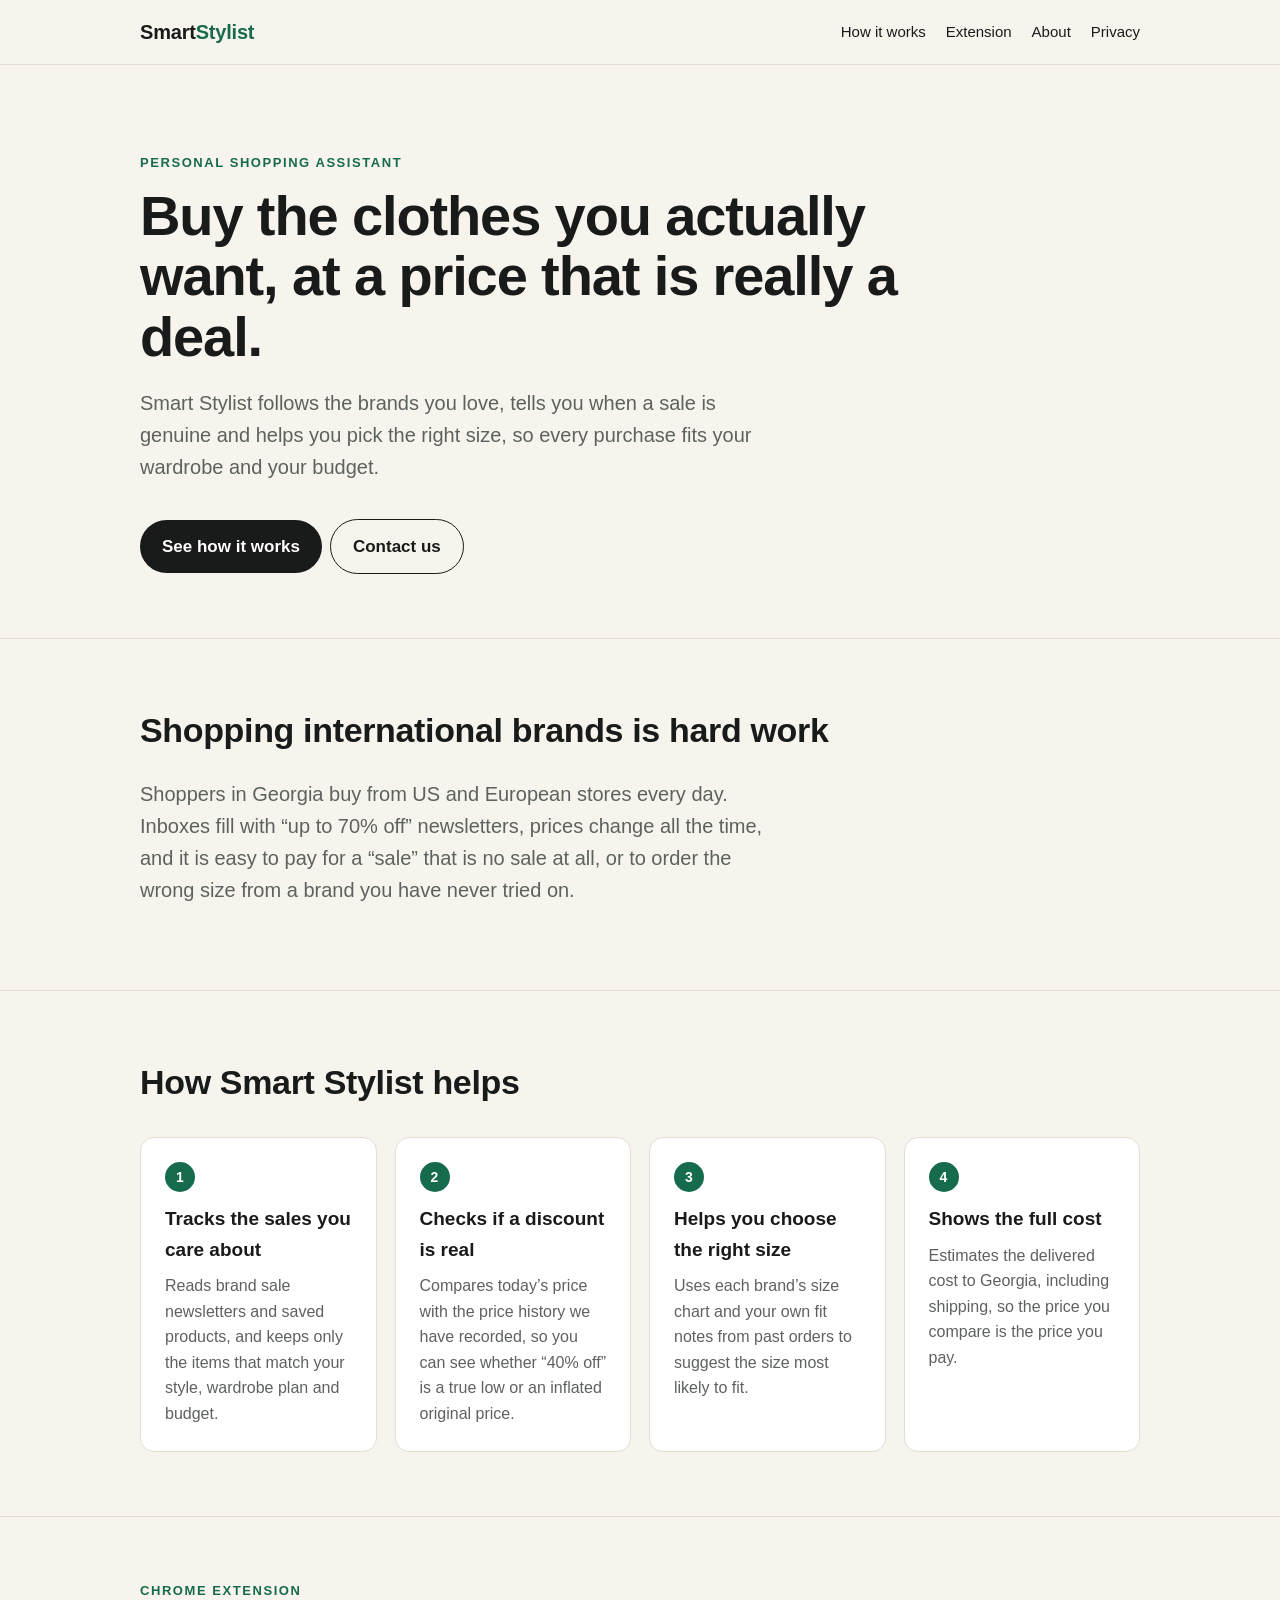
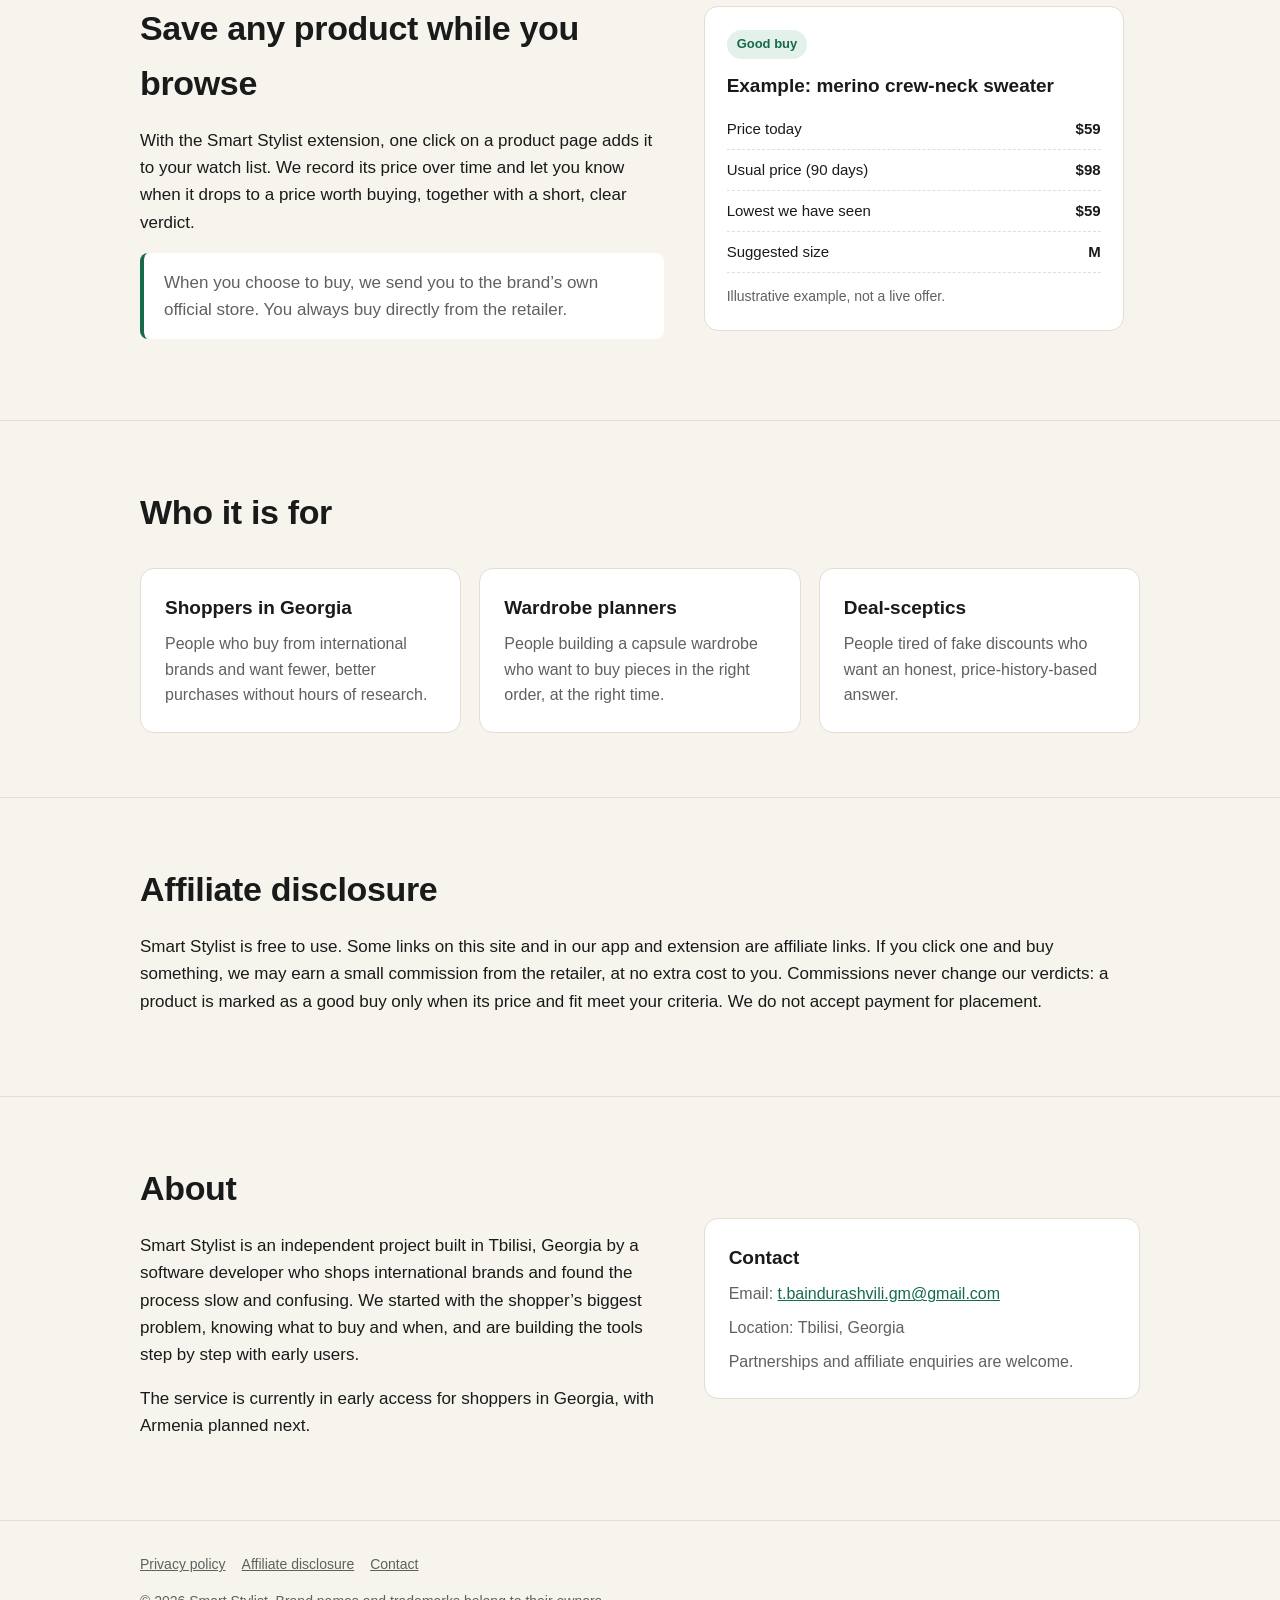
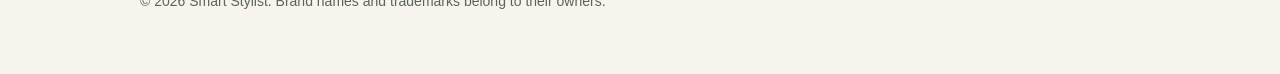
<file: site/index.html>
<!doctype html>
<html lang="en">
<head>
<meta charset="utf-8">
<meta name="viewport" content="width=device-width,initial-scale=1">
<title>Smart Stylist — buy fewer, better clothes on real sales</title>
<meta name="description" content="Smart Stylist is a personal shopping assistant and Chrome extension that tracks fashion sales, checks whether discounts are real and helps you choose the right size. Built in Georgia.">
<link rel="stylesheet" href="styles.css">
</head>
<body>
<header><div class="wrap nav">
  <a class="brand" href="./">Smart<span>Stylist</span></a>
  <nav><a href="#how">How it works</a><a class="hide-sm" href="#extension">Extension</a><a href="#about">About</a><a href="privacy.html">Privacy</a></nav>
</div></header>

<main>
<div class="wrap hero">
  <div class="eyebrow">Personal shopping assistant</div>
  <h1>Buy the clothes you actually want, at a price that is really a deal.</h1>
  <p class="lead">Smart Stylist follows the brands you love, tells you when a sale is genuine and helps you pick the right size, so every purchase fits your wardrobe and your budget.</p>
  <a class="btn" href="#how">See how it works</a><a class="btn alt" href="#about">Contact us</a>
</div>

<section id="problem"><div class="wrap">
  <h2>Shopping international brands is hard work</h2>
  <p class="lead">Shoppers in Georgia buy from US and European stores every day. Inboxes fill with “up to 70% off” newsletters, prices change all the time, and it is easy to pay for a “sale” that is no sale at all, or to order the wrong size from a brand you have never tried on.</p>
</div></section>

<section id="how"><div class="wrap">
  <h2>How Smart Stylist helps</h2>
  <div class="grid">
    <div class="card"><div class="num">1</div><h3>Tracks the sales you care about</h3><p>Reads brand sale newsletters and saved products, and keeps only the items that match your style, wardrobe plan and budget.</p></div>
    <div class="card"><div class="num">2</div><h3>Checks if a discount is real</h3><p>Compares today’s price with the price history we have recorded, so you can see whether “40% off” is a true low or an inflated original price.</p></div>
    <div class="card"><div class="num">3</div><h3>Helps you choose the right size</h3><p>Uses each brand’s size chart and your own fit notes from past orders to suggest the size most likely to fit.</p></div>
    <div class="card"><div class="num">4</div><h3>Shows the full cost</h3><p>Estimates the delivered cost to Georgia, including shipping, so the price you compare is the price you pay.</p></div>
  </div>
</div></section>

<section id="extension"><div class="wrap split">
  <div>
    <div class="eyebrow">Chrome extension</div>
    <h2>Save any product while you browse</h2>
    <p>With the Smart Stylist extension, one click on a product page adds it to your watch list. We record its price over time and let you know when it drops to a price worth buying, together with a short, clear verdict.</p>
    <p class="note">When you choose to buy, we send you to the brand’s own official store. You always buy directly from the retailer.</p>
  </div>
  <div class="verdict" aria-label="Example verdict">
    <span class="tag">Good buy</span>
    <h3 style="margin-top:12px">Example: merino crew-neck sweater</h3>
    <div class="row"><span>Price today</span><b>$59</b></div>
    <div class="row"><span>Usual price (90 days)</span><b>$98</b></div>
    <div class="row"><span>Lowest we have seen</span><b>$59</b></div>
    <div class="row"><span>Suggested size</span><b>M</b></div>
    <p style="font-size:14px;color:var(--muted);margin:12px 0 0">Illustrative example, not a live offer.</p>
  </div>
</div></section>

<section id="who"><div class="wrap">
  <h2>Who it is for</h2>
  <div class="grid">
    <div class="card"><h3>Shoppers in Georgia</h3><p>People who buy from international brands and want fewer, better purchases without hours of research.</p></div>
    <div class="card"><h3>Wardrobe planners</h3><p>People building a capsule wardrobe who want to buy pieces in the right order, at the right time.</p></div>
    <div class="card"><h3>Deal-sceptics</h3><p>People tired of fake discounts who want an honest, price-history-based answer.</p></div>
  </div>
</div></section>

<section id="disclosure"><div class="wrap">
  <h2>Affiliate disclosure</h2>
  <p>Smart Stylist is free to use. Some links on this site and in our app and extension are affiliate links. If you click one and buy something, we may earn a small commission from the retailer, at no extra cost to you. Commissions never change our verdicts: a product is marked as a good buy only when its price and fit meet your criteria. We do not accept payment for placement.</p>
</div></section>

<section id="about"><div class="wrap split">
  <div>
    <h2>About</h2>
    <p>Smart Stylist is an independent project built in Tbilisi, Georgia by a software developer who shops international brands and found the process slow and confusing. We started with the shopper’s biggest problem, knowing what to buy and when, and are building the tools step by step with early users.</p>
    <p>The service is currently in early access for shoppers in Georgia, with Armenia planned next.</p>
  </div>
  <div class="card">
    <h3>Contact</h3>
    <p>Email: <a href="mailto:t.baindurashvili.gm@gmail.com">t.baindurashvili.gm@gmail.com</a></p>
    <p style="margin-top:8px">Location: Tbilisi, Georgia</p>
    <p style="margin-top:8px">Partnerships and affiliate enquiries are welcome.</p>
  </div>
</div></section>
</main>

<footer><div class="wrap">
  <a href="privacy.html">Privacy policy</a><a href="#disclosure">Affiliate disclosure</a><a href="#about">Contact</a>
  <p>© 2026 Smart Stylist. Brand names and trademarks belong to their owners.</p>
</div></footer>
</body>
</html>
</file>
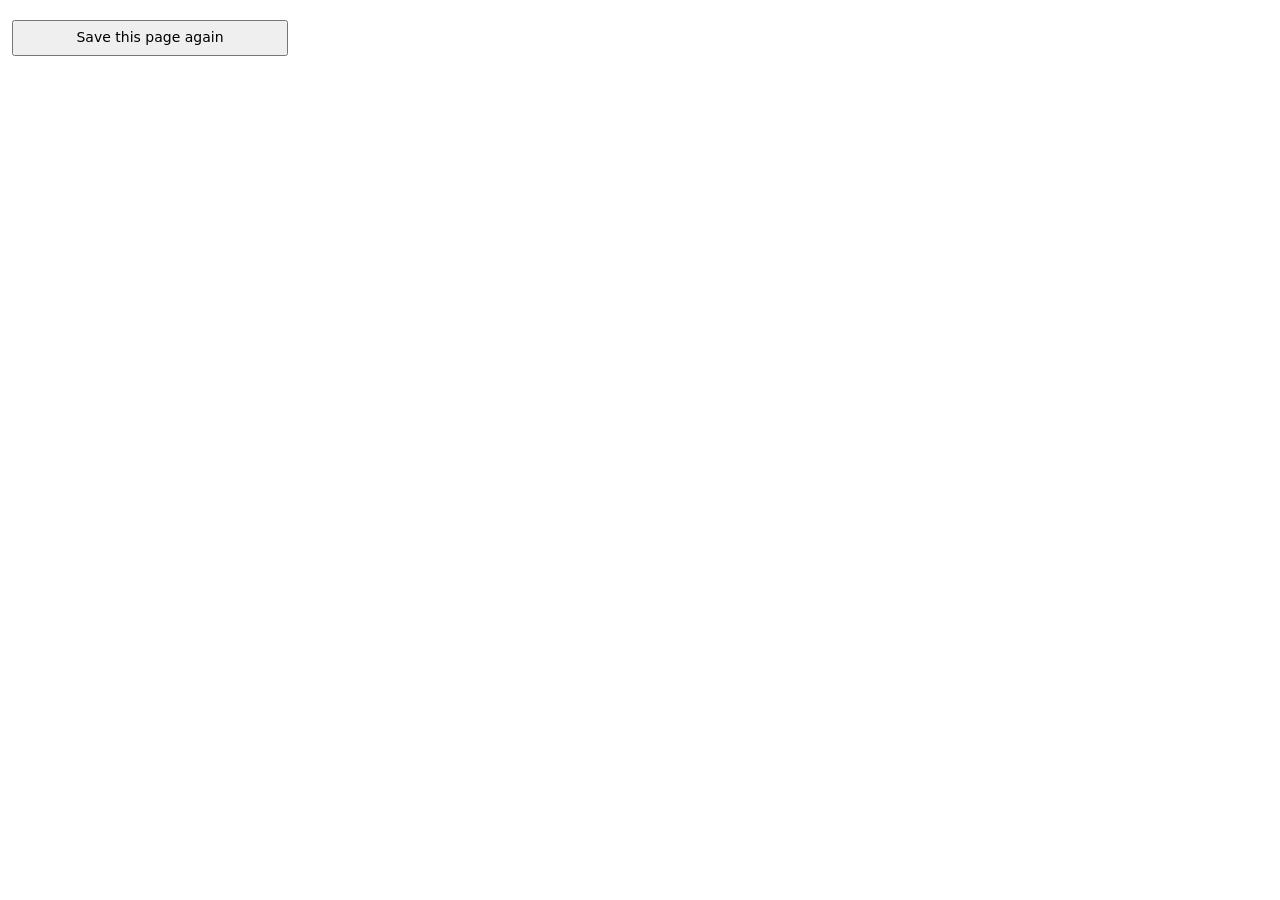
<file: extension/popup.html>
<!doctype html>
<html lang="en">
<head>
  <meta charset="utf-8">
  <title>Smart Stylist</title>
  <style>
    body { box-sizing: border-box; width: 300px; margin: 0; padding: 12px; font: 14px/1.4 system-ui, sans-serif; color: #1f2328; background: #fff; }
    h1 { margin: 0 0 2px; font-size: 14px; }
    p { margin: 6px 0; }
    .muted { color: #59636e; font-size: 12px; }
    .price { font-size: 20px; font-weight: 600; }
    .was { color: #59636e; text-decoration: line-through; margin-left: 6px; font-size: 14px; font-weight: 400; }
    .good { color: #1a7f37; }
    .warn { color: #9a6700; }
    ul { display: flex; flex-wrap: wrap; gap: 4px; margin: 6px 0; padding: 0; list-style: none; }
    li { padding: 1px 6px; border: 1px solid #d1d9e0; border-radius: 4px; font-size: 12px; }
    li.out { color: #818b98; text-decoration: line-through; }
    button { width: 100%; margin-top: 8px; padding: 6px; font: inherit; cursor: pointer; }
    @media (prefers-color-scheme: dark) {
      body { color: #f0f6fc; background: #151b23; }
      .muted, .was { color: #9198a1; }
      .good { color: #3fb950; }
      .warn { color: #d29922; }
      li { border-color: #3d444d; }
    }
  </style>
</head>
<body>
  <div id="result"></div>
  <button id="save">Save this page again</button>
  <script src="popup.js"></script>
</body>
</html>
</file>
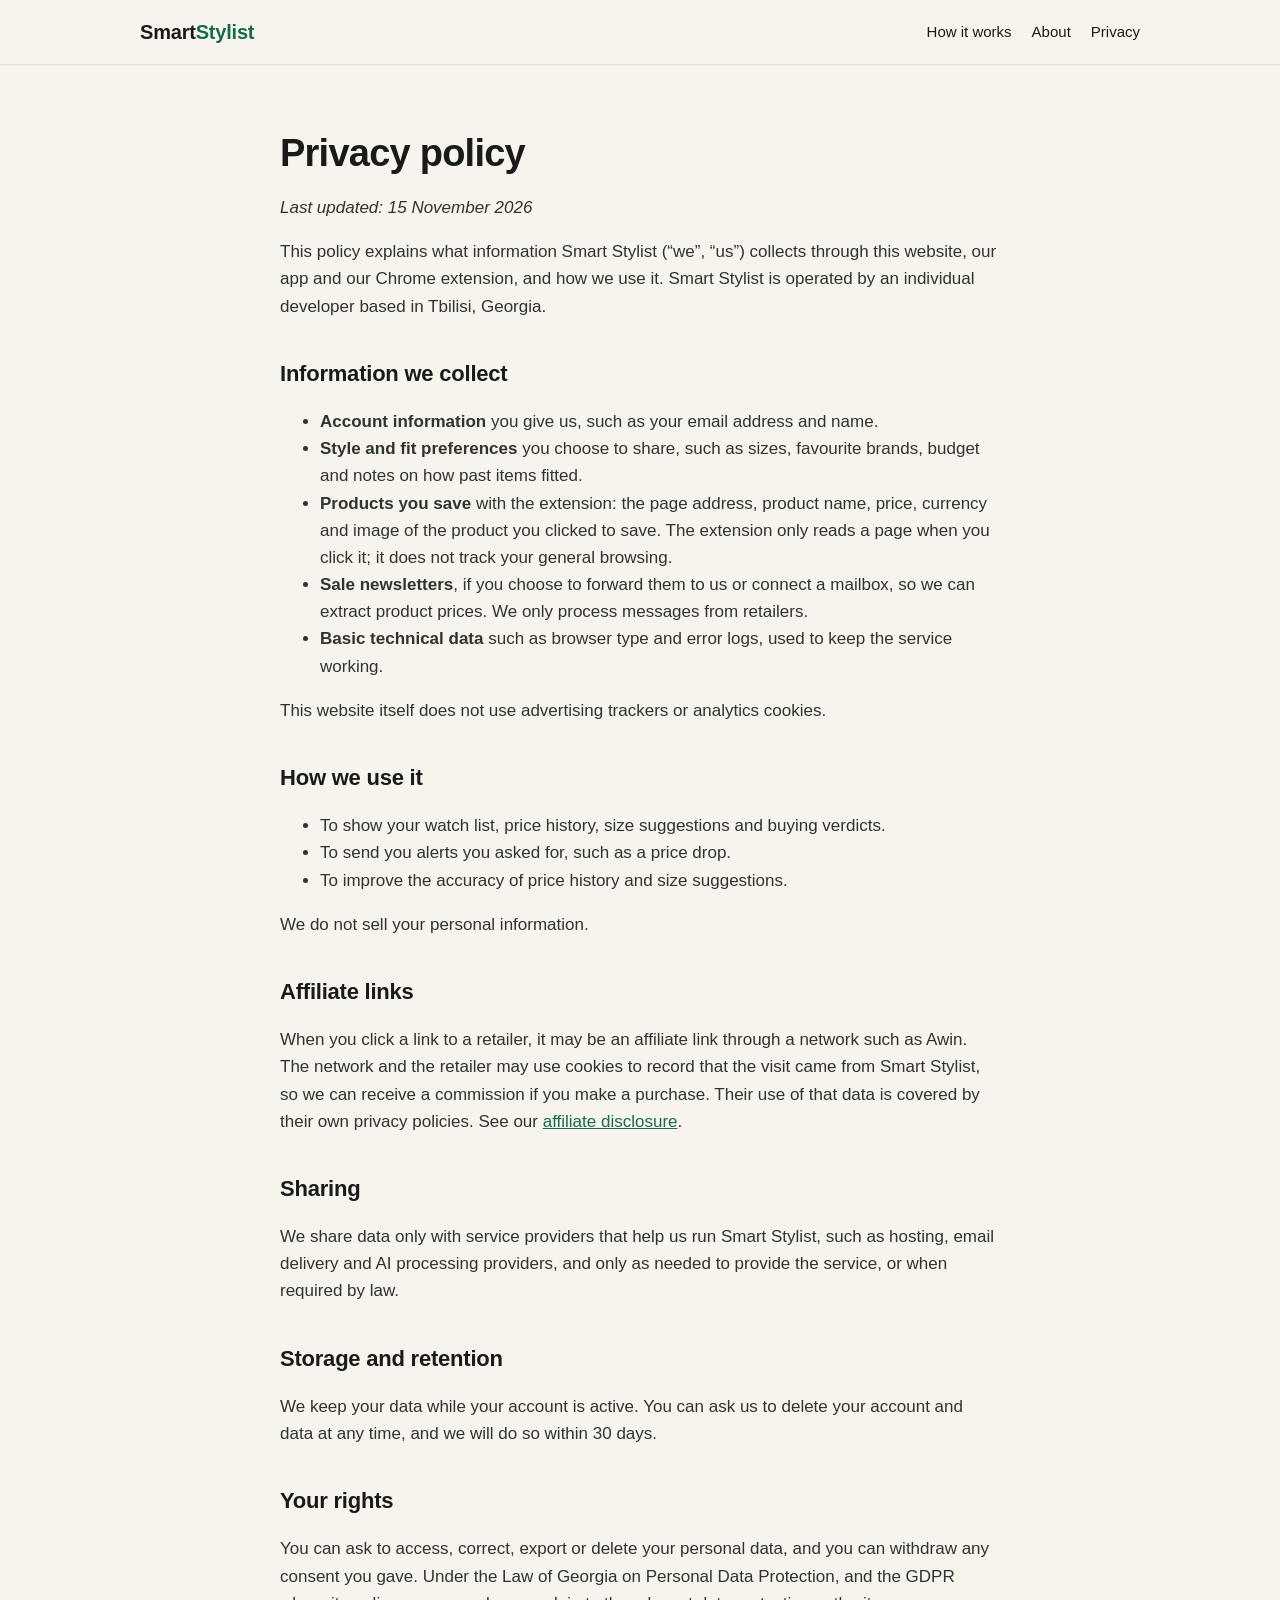
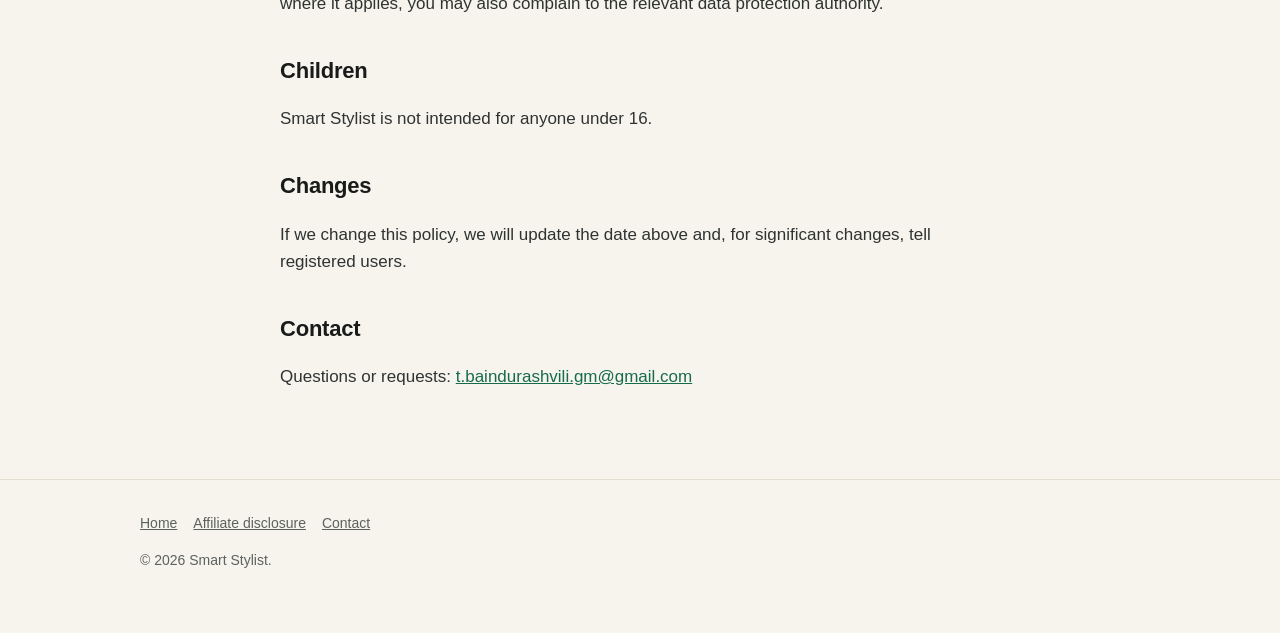
<file: site/privacy.html>
<!doctype html>
<html lang="en">
<head>
<meta charset="utf-8">
<meta name="viewport" content="width=device-width,initial-scale=1">
<title>Privacy policy — Smart Stylist</title>
<link rel="stylesheet" href="styles.css">
</head>
<body>
<header><div class="wrap nav">
  <a class="brand" href="./">Smart<span>Stylist</span></a>
  <nav><a href="./#how">How it works</a><a href="./#about">About</a><a href="privacy.html">Privacy</a></nav>
</div></header>
<main class="doc">
<h1>Privacy policy</h1>
<p><em>Last updated: 15 November 2026</em></p>
<p>This policy explains what information Smart Stylist (“we”, “us”) collects through this website, our app and our Chrome extension, and how we use it. Smart Stylist is operated by an individual developer based in Tbilisi, Georgia.</p>

<h2>Information we collect</h2>
<ul>
<li><strong>Account information</strong> you give us, such as your email address and name.</li>
<li><strong>Style and fit preferences</strong> you choose to share, such as sizes, favourite brands, budget and notes on how past items fitted.</li>
<li><strong>Products you save</strong> with the extension: the page address, product name, price, currency and image of the product you clicked to save. The extension only reads a page when you click it; it does not track your general browsing.</li>
<li><strong>Sale newsletters</strong>, if you choose to forward them to us or connect a mailbox, so we can extract product prices. We only process messages from retailers.</li>
<li><strong>Basic technical data</strong> such as browser type and error logs, used to keep the service working.</li>
</ul>
<p>This website itself does not use advertising trackers or analytics cookies.</p>

<h2>How we use it</h2>
<ul>
<li>To show your watch list, price history, size suggestions and buying verdicts.</li>
<li>To send you alerts you asked for, such as a price drop.</li>
<li>To improve the accuracy of price history and size suggestions.</li>
</ul>
<p>We do not sell your personal information.</p>

<h2>Affiliate links</h2>
<p>When you click a link to a retailer, it may be an affiliate link through a network such as Awin. The network and the retailer may use cookies to record that the visit came from Smart Stylist, so we can receive a commission if you make a purchase. Their use of that data is covered by their own privacy policies. See our <a href="./#disclosure">affiliate disclosure</a>.</p>

<h2>Sharing</h2>
<p>We share data only with service providers that help us run Smart Stylist, such as hosting, email delivery and AI processing providers, and only as needed to provide the service, or when required by law.</p>

<h2>Storage and retention</h2>
<p>We keep your data while your account is active. You can ask us to delete your account and data at any time, and we will do so within 30 days.</p>

<h2>Your rights</h2>
<p>You can ask to access, correct, export or delete your personal data, and you can withdraw any consent you gave. Under the Law of Georgia on Personal Data Protection, and the GDPR where it applies, you may also complain to the relevant data protection authority.</p>

<h2>Children</h2>
<p>Smart Stylist is not intended for anyone under 16.</p>

<h2>Changes</h2>
<p>If we change this policy, we will update the date above and, for significant changes, tell registered users.</p>

<h2>Contact</h2>
<p>Questions or requests: <a href="mailto:t.baindurashvili.gm@gmail.com">t.baindurashvili.gm@gmail.com</a></p>
</main>
<footer><div class="wrap">
  <a href="./">Home</a><a href="./#disclosure">Affiliate disclosure</a><a href="./#about">Contact</a>
  <p>© 2026 Smart Stylist.</p>
</div></footer>
</body>
</html>
</file>
<file: site/styles.css>
:root{--bg:#F7F4EE;--ink:#191B1A;--muted:#5d625f;--accent:#176B4D;--card:#fff;--line:#e3ddd2}
*{box-sizing:border-box}
html{scroll-behavior:smooth}
body{margin:0;background:var(--bg);color:var(--ink);font:17px/1.6 -apple-system,BlinkMacSystemFont,"Segoe UI",Roboto,Helvetica,Arial,sans-serif}
a{color:var(--accent)}
.wrap{max-width:1040px;margin:0 auto;padding:0 20px}
header{border-bottom:1px solid var(--line);background:var(--bg);position:sticky;top:0;z-index:5}
.nav{display:flex;align-items:center;justify-content:space-between;height:64px;gap:16px}
.brand{font-weight:700;font-size:20px;letter-spacing:-.01em;text-decoration:none;color:var(--ink)}
.brand span{color:var(--accent)}
.nav nav a{color:var(--ink);text-decoration:none;margin-left:20px;font-size:15px}
.nav nav a:hover{color:var(--accent)}
.hero{padding:88px 20px 64px}
.eyebrow{text-transform:uppercase;letter-spacing:.12em;font-size:13px;color:var(--accent);font-weight:600}
h1{font-size:clamp(34px,5.5vw,56px);line-height:1.08;letter-spacing:-.02em;margin:12px 0 20px;max-width:760px}
h2{font-size:clamp(26px,3.4vw,34px);letter-spacing:-.01em;margin:0 0 12px}
h3{margin:0 0 8px;font-size:19px}
.lead{font-size:20px;color:var(--muted);max-width:640px}
.btn{display:inline-block;background:var(--ink);color:#fff;padding:13px 22px;border-radius:999px;text-decoration:none;font-weight:600;margin-top:16px}
.btn.alt{background:transparent;color:var(--ink);border:1px solid var(--ink);margin-left:8px}
section{padding:64px 0;border-top:1px solid var(--line)}
.grid{display:grid;grid-template-columns:repeat(auto-fit,minmax(230px,1fr));gap:18px;margin-top:28px}
.card{background:var(--card);border:1px solid var(--line);border-radius:14px;padding:24px}
.card p{margin:0;color:var(--muted);font-size:16px}
.num{display:inline-flex;width:30px;height:30px;border-radius:50%;background:var(--accent);color:#fff;align-items:center;justify-content:center;font-weight:700;font-size:14px;margin-bottom:12px}
.verdict{background:var(--card);border:1px solid var(--line);border-radius:14px;padding:22px;max-width:420px}
.verdict .tag{display:inline-block;background:#e4f1ea;color:var(--accent);font-weight:700;font-size:13px;padding:4px 10px;border-radius:999px}
.verdict .row{display:flex;justify-content:space-between;border-bottom:1px dashed var(--line);padding:8px 0;font-size:15px}
.split{display:grid;grid-template-columns:1.2fr 1fr;gap:40px;align-items:center}
@media(max-width:760px){.split{grid-template-columns:1fr}.nav nav a{margin-left:12px;font-size:14px}.nav nav a.hide-sm{display:none}.hero{padding:56px 20px 40px}}
.note{background:#fff;border-left:4px solid var(--accent);padding:16px 20px;border-radius:8px;color:var(--muted)}
footer{border-top:1px solid var(--line);padding:32px 0 48px;color:var(--muted);font-size:14px}
footer a{color:var(--muted);margin-right:16px}
.doc{max-width:760px;padding:56px 20px 72px;margin:0 auto}
.doc h1{font-size:38px}
.doc h2{font-size:22px;margin-top:36px}
.doc p,.doc li{color:#2f3331}
</file>
